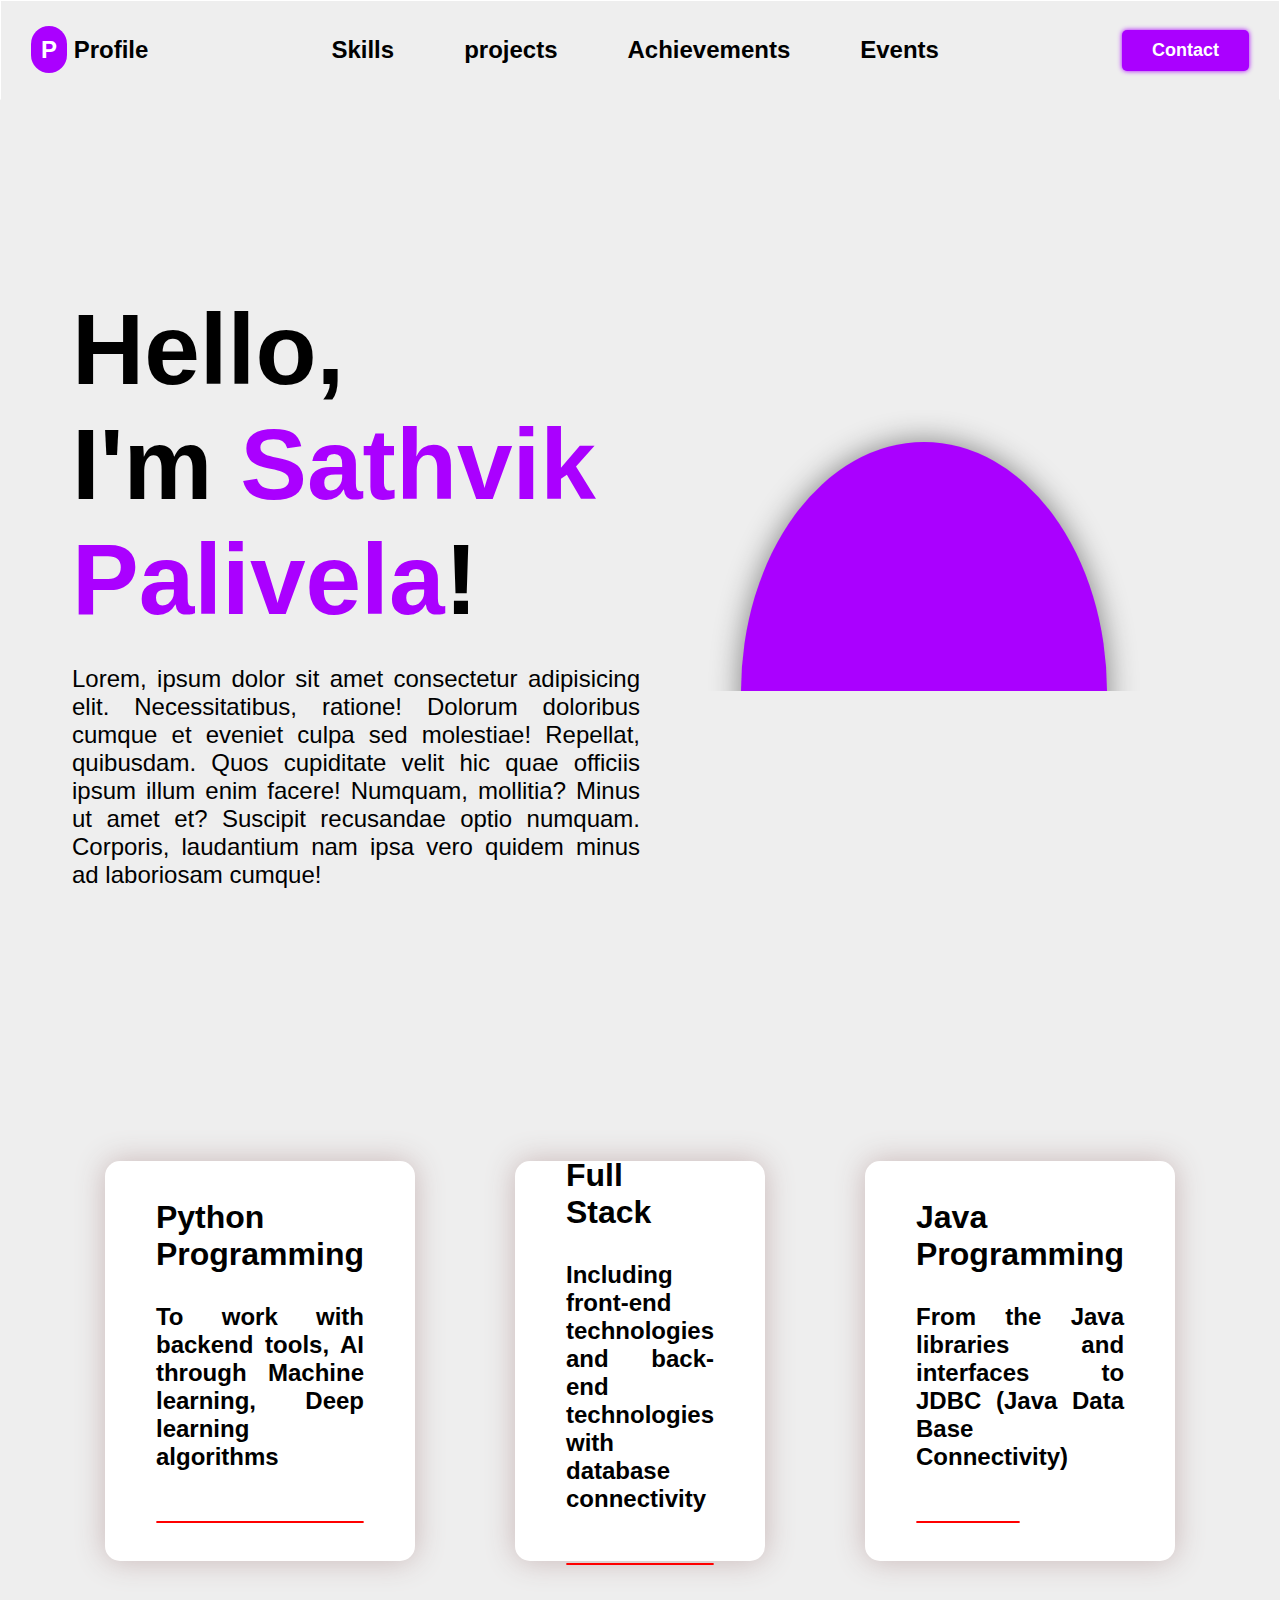
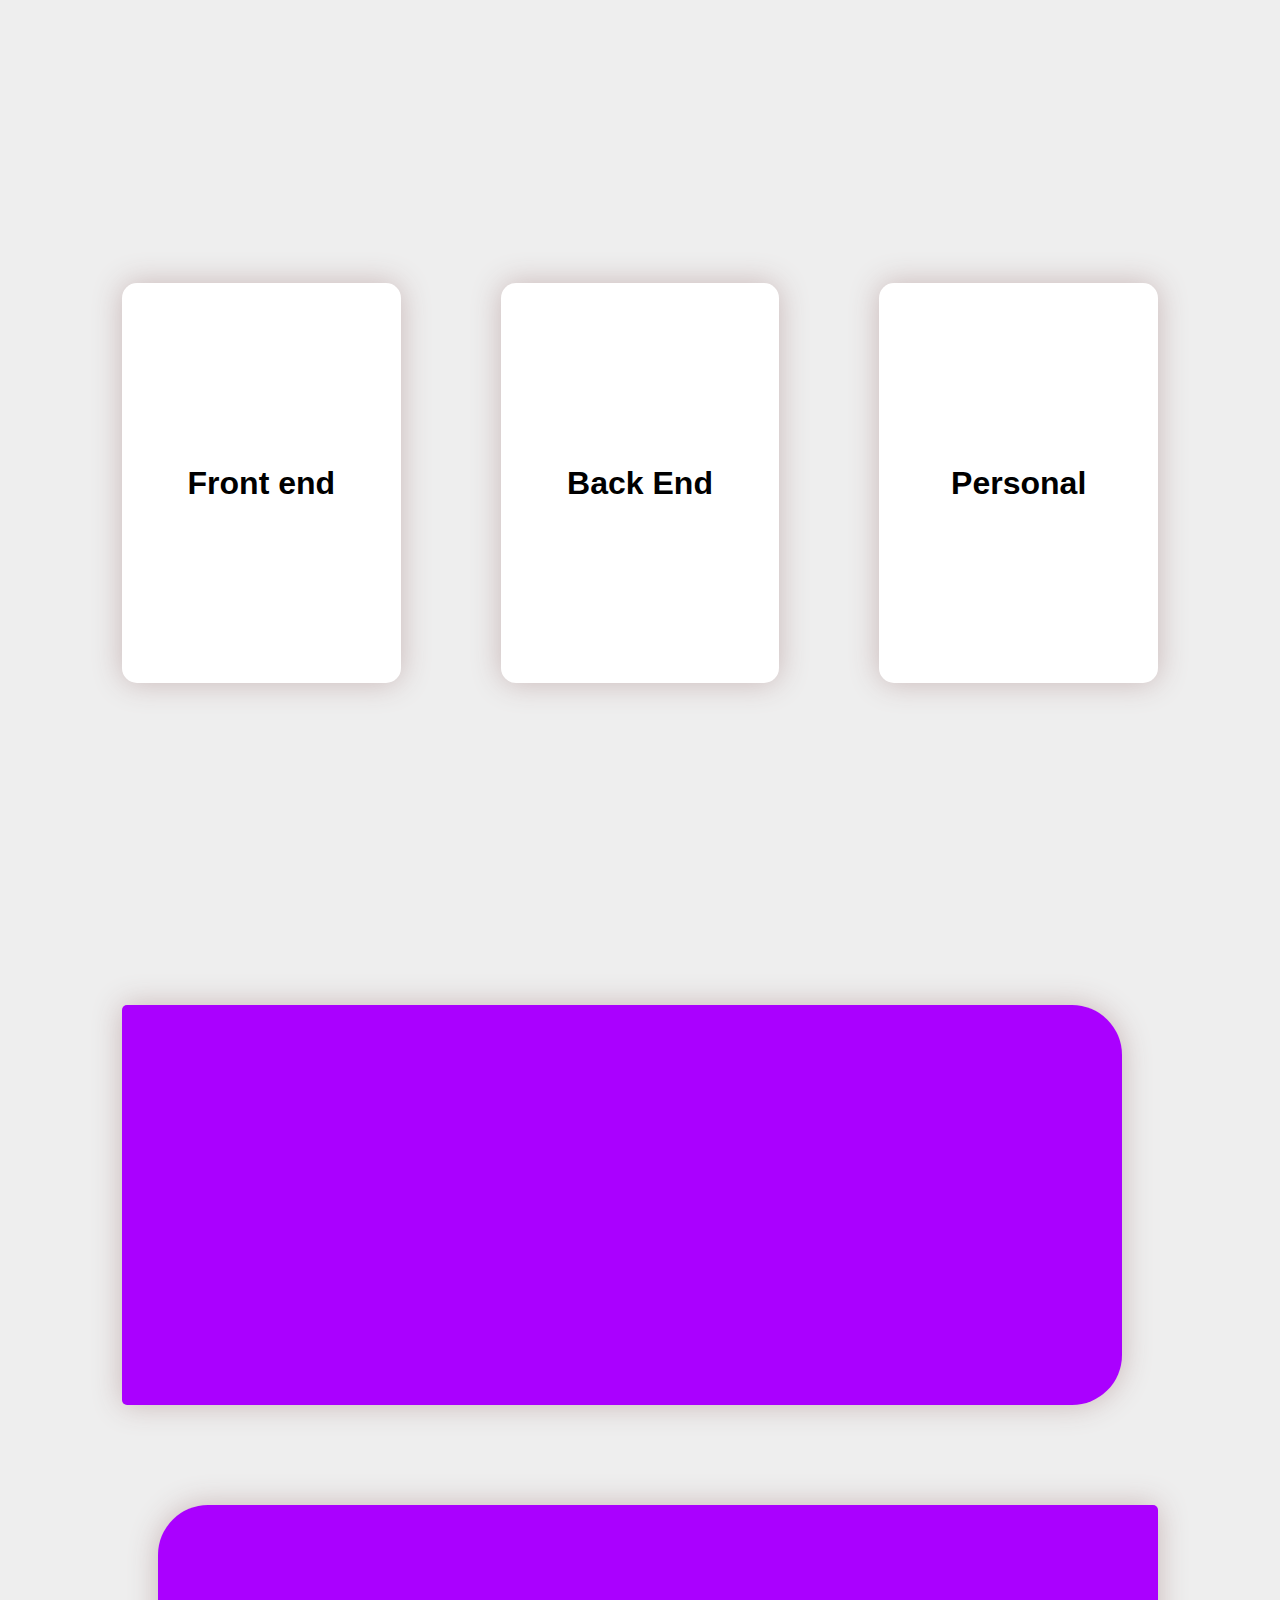
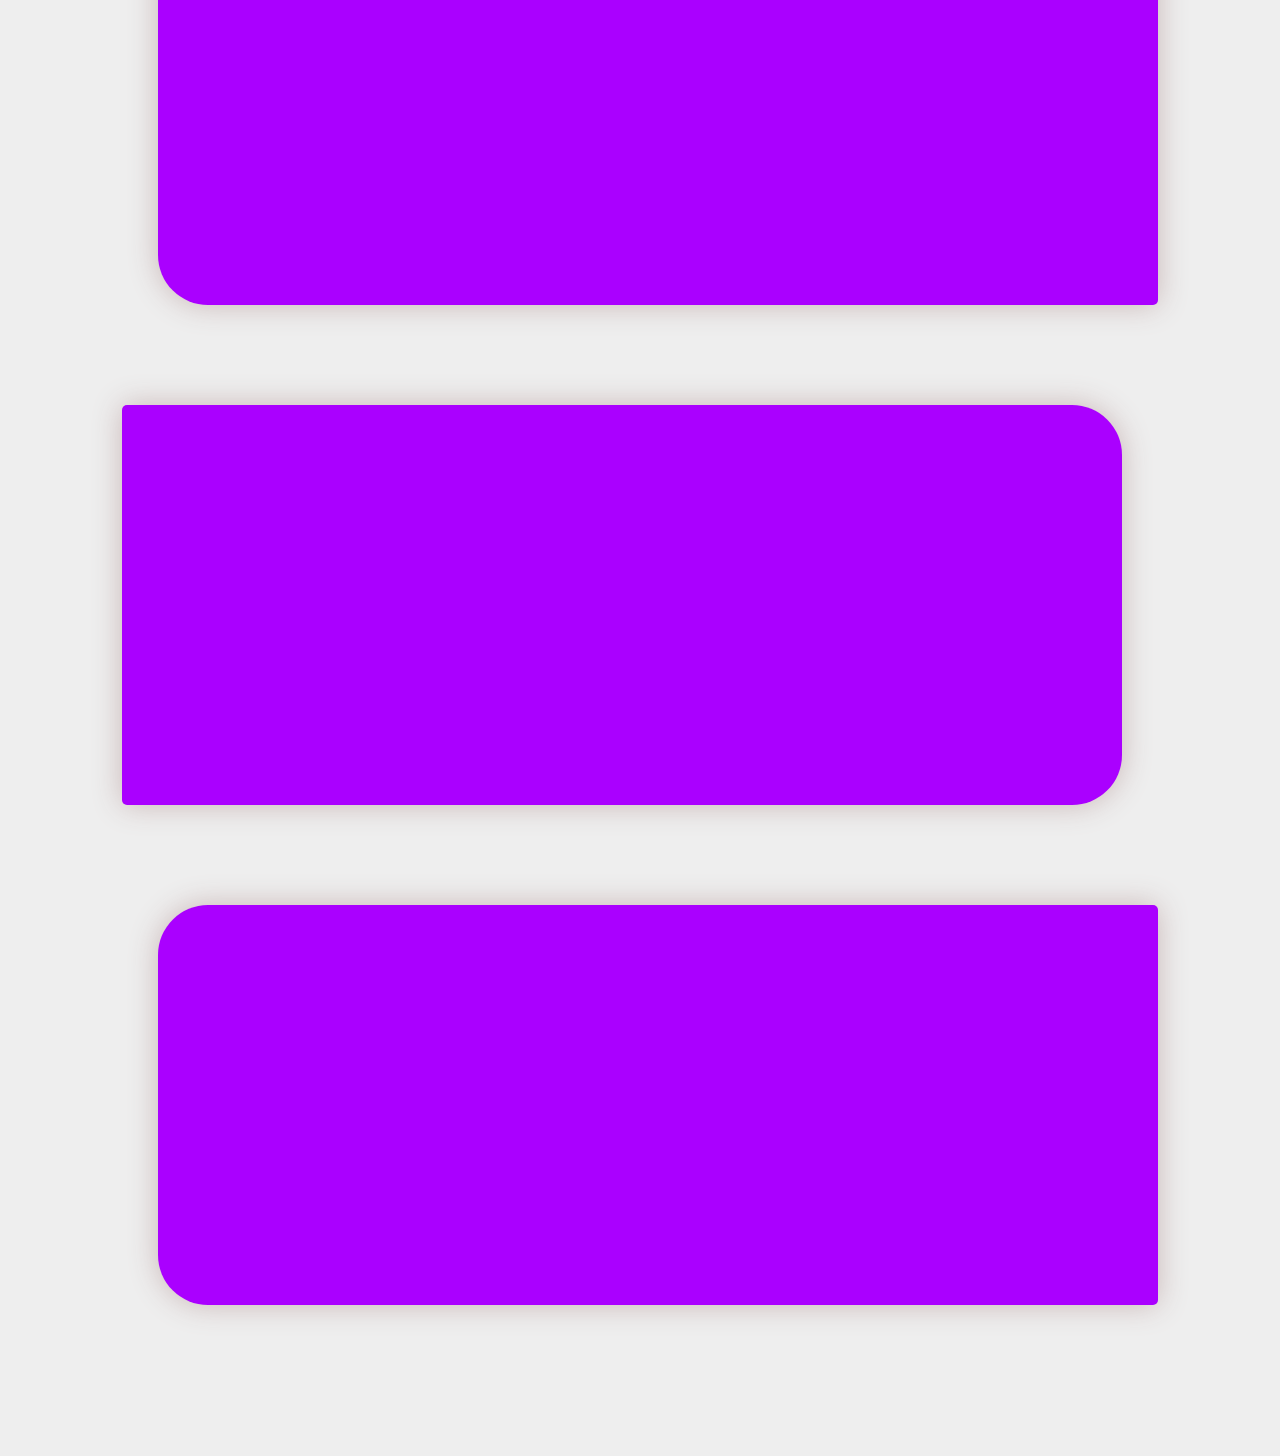
<file: profile.html>
<!DOCTYPE html>
<html lang="en">
  <head>
    <meta charset="UTF-8" />
    <meta name="viewport" content="width=device-width, initial-scale=1.0" />
    <title>CSS</title>
  </head>
  <style>
    * {
      padding: 0;
      margin: 0;
      box-sizing: border-box;
      font-family: "Trebuchet MS", "Lucida Sans Unicode", "Lucida Grande", "Lucida Sans", Arial,
        sans-serif;
      font-size: x-large;
      user-select: none;
    }

    *::-webkit-scrollbar {
      display: none;
    }

    body {
      width: 100%;
      height: 100vh;
      height: 100dvh;
      background: #eeeeee;
      /* padding-bottom: 50px; */
      display: flex;
      flex-direction: column;
      /* justify-content: center; */
      /* align-items: center; */
      gap: 50px;
    }
    .button {
      padding: 10px 30px;
      font-size: large;
      border-radius: 5px;
      color: white;
      font-weight: bold;
      background: #aa00ff;
      box-shadow: 0 0 5px #aa00ff;
      cursor: pointer;
      transition: transform 0.7s;
      border: none;
      position: relative;
    }
    .button:hover {
      position: relative;
      transform: translateY(-10px);
    }
    .profilelogo {
      border-radius: 50px;
      background: #aa00ff;
      padding: 10px;
      color: white;
    }
    header {
      height: 100px;
      min-height: 100px;
      max-height: 100px;
      width: 100%;
      background: #eeeeee;
      border: 1px solid white;
      display: flex;
      border-bottom: 1px solid #eeeeee;
      /* box-shadow: 0 0 50px black; */
      font-weight: bold;
      font-size: larger;
      color: black;
      padding: 0px 30px;
      gap: 70px;
      justify-content: space-between;
      align-items: center;
      div {
        display: flex;
        gap: 70px;
      }
    }
    @keyframes appear {
      from {
        scale: 0.5;
        opacity: 0;
      }
      to {
        opacity: 1;
        scale: 1;
      }
    }
    @keyframes appear1 {
      from {
        /* opacity: 0; */
        transform: translateX(-100px);
      }
      to {
        /* opacity: 1; */
        /* transform: translateX(0px); */
      }
    }
    @keyframes appear2 {
      from {
        /* opacity: 0; */
        transform: translateX(100px);
      }
      to {
        /* opacity: 1; */
        /* transform: translateX(0px); */
      }
    }
    section {
      height: 100%;
      min-height: 100%;
      max-height: 100%;
      padding: 40px 70px;
      border: 1px solid #eeeeee;
      display: flex;
      flex-direction: column;
      gap: 20px;
      .home {
        padding: 100px 0px;
        display: flex;
        justify-content: space-between;
        border: 1px solid #eeeeee;

        .left {
          animation: appear 5s linear;
          animation-timeline: view();
          animation-range: entry 0 cover 40%;
          width: 50%;
        }
        .right {
          display: flex;
          justify-content: center;
          align-items: center;
          animation: appear 5s linear;
          animation-timeline: view();
          animation-range: entry 0 cover 40%;
          width: 50%;
          height: 400px;
          max-height: 400px;
          background: #eeeeee;
          border: 1px solid #eeeeee;
          padding: 100px;
          overflow: hidden;
          .profileBg {
            overflow: hidden;
            width: 500px;
            height: 500px;
            max-height: 500px;
            position: relative;
            top: 200px;
            border-radius: 50%;
            background: #aa00ff;
            box-shadow: 0px 0px 30px grey;
          }
        }
      }
      h1 {
        font-size: 100px;
        font-weight: bolder;
      }
      .skill,
      .achievement {
        border: 1px solid #eeeeee;
        padding: 150px 50px;
        display: flex;
        justify-content: center;
        align-items: center;
        gap: 100px;

        .skillCard,
        .achieveCard {
          height: 400px;
          min-height: 300px;
          width: 500px;
          background: #ffffff;
          border-radius: 15px;
          animation: appear 5s linear;
          animation-timeline: view();
          animation-range: entry 0 cover 40%;
          display: flex;
          justify-content: center;
          align-items: center;
          padding: 50px;
          color: black;
          font-size: xx-large;
          font-weight: bold;
          border: 1px solid transparent;
          box-shadow: 0px 0px 30px rgb(201, 183, 183);
        }
      }
      .project {
        border: 1px solid #eeeeee;
        padding: 150px 50px;
        display: flex;
        flex-direction: column;
        justify-content: center;
        gap: 100px;

        .projectCard {
          height: 400px;
          min-height: 300px;
          width: 1000px;
          background: #aa00ff;
          box-shadow: 0 0 30px rgb(201, 183, 183);
          border-radius: 5px;
          border-bottom-right-radius: 50px;
          border-top-right-radius: 50px;
          animation: appear1 5s linear;
          animation-timeline: view();
          animation-range: entry 0 cover 40%;
          display: flex;
          justify-content: center;
          align-items: center;
          color: white;
          font-size: xx-large;
          font-weight: bold;
        }
        .pcr {
          align-self: flex-end;
          border-radius: 5px;
          border-top-left-radius: 50px;
          border-bottom-left-radius: 50px;
          animation: appear2 5s linear;
          animation-timeline: view();
          animation-range: entry 0 cover 40%;
        }
      }

      .event {
        .eventCard {
        }
      }
    }
  </style>
  <body>
    <header>
      <tag><span class="profilelogo">P</span> Profile</tag>
      <div>
        <tag>Skills</tag>
        <tag>projects</tag>
        <tag>Achievements</tag>
        <tag>Events</tag>
      </div>
      <tag class="button">Contact</tag>
    </header>
    <section>
      <div class="home" id="home">
        <tag class="left"
          ><h1>Hello,</h1>
          <h1>
            I'm
            <span style="color: #aa00ff; font-size: 100px; font-weight: bolder"
              >Sathvik Palivela</span
            >!
          </h1>
          <br />
          <p style="text-align: justify">
            Lorem, ipsum dolor sit amet consectetur adipisicing elit. Necessitatibus, ratione!
            Dolorum doloribus cumque et eveniet culpa sed molestiae! Repellat, quibusdam. Quos
            cupiditate velit hic quae officiis ipsum illum enim facere! Numquam, mollitia? Minus ut
            amet et? Suscipit recusandae optio numquam. Corporis, laudantium nam ipsa vero quidem
            minus ad laboriosam cumque!
          </p>
        </tag>
        <tag class="right"><tag class="profileBg"></tag></tag>
      </div>
      <!-- <div>Skills</div> -->

      <div class="achievement">
        <tag class="achieveCard" style="display: flex; flex-direction: column; gap: 30px"
          ><h3 style="font-size: xx-large; font-weight: bold; align-self: flex-start">
            Python Programming
          </h3>
          <p style="text-align: justify; padding-bottom: 20px">
            To work with backend tools, AI through Machine learning, Deep learning algorithms
          </p>

          <hr
            style="
              height: 10px;
              width: 100%;
              background: red;
              border: 1px solid red;
              border-radius: 10px;
            "
        /></tag>
        <tag class="achieveCard" style="display: flex; flex-direction: column; gap: 30px"
          ><h3 style="font-size: xx-large; font-weight: bold; align-self: flex-start">
            Full Stack
          </h3>
          <p style="text-align: justify; padding-bottom: 20px">
            Including front-end technologies and back-end technologies with database connectivity
          </p>
          <hr
            style="
              height: 10px;
              width: 100%;
              background: red;
              border: 1px solid red;
              border-radius: 10px;
            "
        /></tag>
        <tag class="achieveCard" style="display: flex; flex-direction: column; gap: 30px"
          ><h3 style="font-size: xx-large; font-weight: bold; align-self: flex-start">
            Java Programming
          </h3>
          <p style="text-align: justify; padding-bottom: 20px">
            From the Java libraries and interfaces to JDBC (Java Data Base Connectivity)
          </p>
          <hr
            style="
              align-self: flex-start;

              height: 10px;
              width: 50%;
              background: red;
              border: 1px solid red;
              border-radius: 10px;
            "
        /></tag>
      </div>
      <div class="skill" id="skill">
        <tag class="skillCard">Front end</tag>
        <tag class="skillCard">Back End</tag>
        <tag class="skillCard">Personal</tag>
      </div>
      <div class="project" id="project">
        <tag class="projectCard pcl"></tag>
        <tag class="projectCard pcr"></tag>
        <tag class="projectCard pcl"></tag>
        <tag class="projectCard pcr"></tag>
      </div>
      <div class="event">
        <tag class="eventCard"></tag>
      </div>
    </section>
  </body>
</html>
</file>
